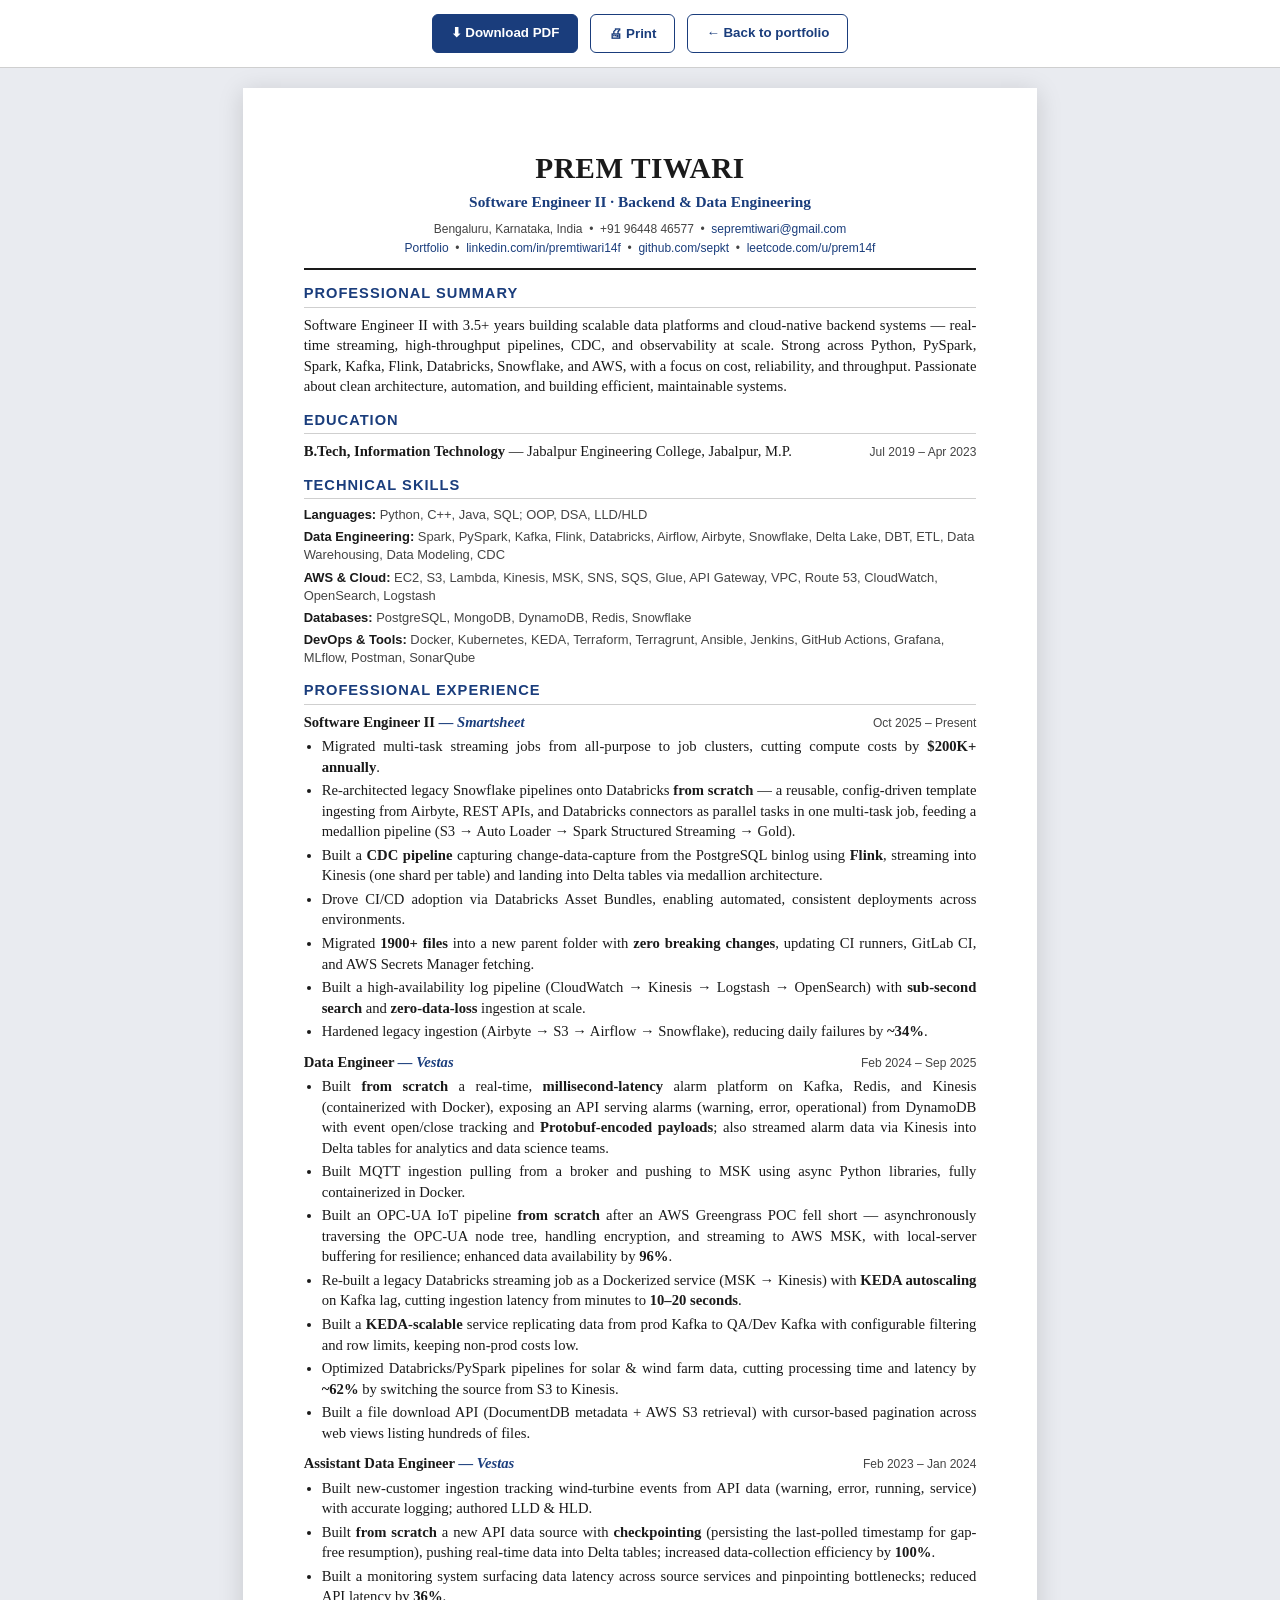
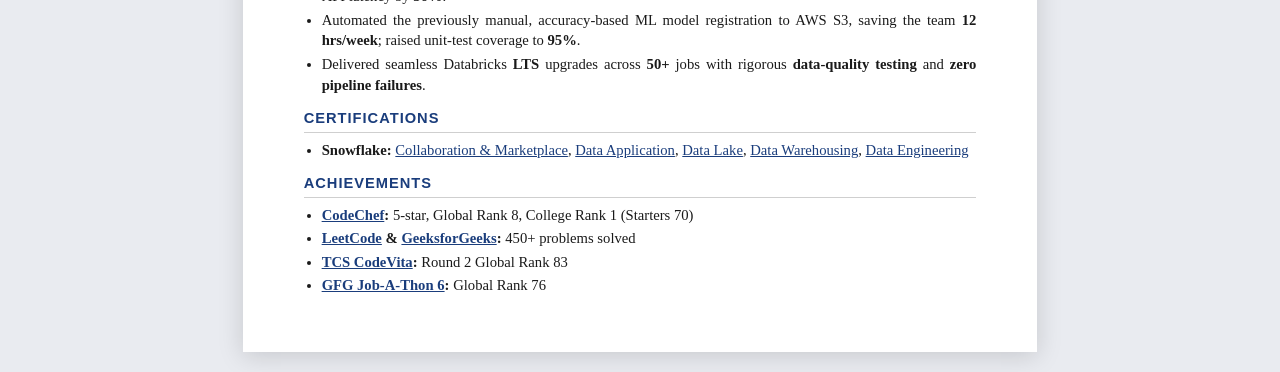
<file: resume.html>
<!DOCTYPE html>
<html lang="en">
<head>
  <meta charset="UTF-8" />
  <meta name="viewport" content="width=device-width, initial-scale=1.0" />
  <title>Prem Tiwari — Résumé</title>
  <meta name="description" content="Prem Tiwari — Software Engineer II. Backend & Data Engineering résumé." />
  <style>
    :root {
      --ink: #1a1a1a;
      --muted: #444;
      --rule: #cfcfcf;
      --accent: #1a3d7c;
    }
    * { box-sizing: border-box; margin: 0; padding: 0; }

    body {
      font-family: Georgia, "Times New Roman", serif;
      color: var(--ink);
      background: #e9ebf0;
      line-height: 1.4;
      font-size: 11pt;
    }

    /* Screen toolbar */
    .toolbar {
      position: sticky;
      top: 0;
      display: flex;
      justify-content: center;
      gap: 12px;
      padding: 14px;
      background: #ffffff;
      border-bottom: 1px solid var(--rule);
      z-index: 10;
    }
    .toolbar button, .toolbar a {
      font-family: Arial, sans-serif;
      font-size: 10pt;
      font-weight: 600;
      padding: 9px 18px;
      border-radius: 6px;
      border: 1px solid var(--accent);
      cursor: pointer;
      text-decoration: none;
    }
    .btn-print { background: var(--accent); color: #fff; }
    .btn-back { background: #fff; color: var(--accent); }

    /* The printable sheet */
    .sheet {
      background: #fff;
      width: 210mm;
      margin: 20px auto;
      padding: 16mm 16mm 14mm;
      box-shadow: 0 4px 24px rgba(0,0,0,0.15);
    }

    header.head { text-align: center; border-bottom: 2px solid var(--ink); padding-bottom: 10px; margin-bottom: 12px; }
    header.head h1 { font-size: 22pt; letter-spacing: 0.5px; color: var(--ink); }
    header.head .title { font-size: 11.5pt; color: var(--accent); font-weight: bold; margin-top: 2px; }
    header.head .contact { font-family: Arial, sans-serif; font-size: 9pt; color: var(--muted); margin-top: 7px; line-height: 1.6; }
    header.head .contact a { color: var(--accent); text-decoration: none; }

    section { margin-top: 13px; }
    h2 {
      font-family: Arial, sans-serif;
      font-size: 11pt;
      text-transform: uppercase;
      letter-spacing: 1px;
      color: var(--accent);
      border-bottom: 1px solid var(--rule);
      padding-bottom: 3px;
      margin-bottom: 7px;
    }

    p.summary { text-align: justify; }

    .skill-line { font-family: Arial, sans-serif; font-size: 9.7pt; color: var(--muted); margin-bottom: 4px; }
    .skill-line strong { color: var(--ink); }

    .role { margin-bottom: 10px; }
    .role-head { display: flex; justify-content: space-between; align-items: baseline; }
    .role-head .pos { font-weight: bold; font-size: 11pt; }
    .role-head .comp { font-style: italic; color: var(--accent); }
    .role-head .date { font-family: Arial, sans-serif; font-size: 9pt; color: var(--muted); white-space: nowrap; }
    ul { margin: 4px 0 0 18px; }
    ul li { margin-bottom: 3px; text-align: justify; }

    .edu-line { display: flex; justify-content: space-between; align-items: baseline; }
    .edu-line .date { font-family: Arial, sans-serif; font-size: 9pt; color: var(--muted); }

    .two { display: flex; gap: 26px; }
    .two > div { flex: 1; }
    .achv { margin: 0 0 0 18px; }
    .achv li { margin-bottom: 3px; }

    a { color: var(--accent); }

    /* ---------- PRINT ---------- */
    @page { size: A4; margin: 12mm; }
    @media print {
      body { background: #fff; font-size: 10.5pt; }
      .toolbar { display: none; }
      .sheet { width: auto; min-height: auto; margin: 0; padding: 0; box-shadow: none; }
      a { color: var(--ink); }
      header.head .contact a { color: var(--ink); }
      h2 { page-break-after: avoid; }
      .role-head { page-break-after: avoid; }
      li { page-break-inside: avoid; }
    }
  </style>
</head>
<body>
  <div class="toolbar">
    <a class="btn-print" href="Prem_Tiwari_Resume.pdf" download="Prem_Tiwari_Resume.pdf">⬇ Download PDF</a>
    <button class="btn-back" onclick="window.print()">🖨 Print</button>
    <a class="btn-back" href="index.html">← Back to portfolio</a>
  </div>

  <div class="sheet">
    <header class="head">
      <h1>PREM TIWARI</h1>
      <div class="title">Software Engineer II · Backend &amp; Data Engineering</div>
      <div class="contact">
        Bengaluru, Karnataka, India &nbsp;•&nbsp; +91 96448 46577 &nbsp;•&nbsp;
        <a href="mailto:sepremtiwari@gmail.com">sepremtiwari@gmail.com</a><br />
        <a href="https://sepkt.github.io/prem-tiwari/">Portfolio</a> &nbsp;•&nbsp;
        <a href="https://www.linkedin.com/in/premtiwari14f/">linkedin.com/in/premtiwari14f</a> &nbsp;•&nbsp;
        <a href="https://github.com/sepkt">github.com/sepkt</a> &nbsp;•&nbsp;
        <a href="https://leetcode.com/u/prem14f/">leetcode.com/u/prem14f</a>
      </div>
    </header>

    <section>
      <h2>Professional Summary</h2>
      <p class="summary">
        Software Engineer II with 3.5+ years building scalable data platforms and cloud-native backend systems —
        real-time streaming, high-throughput pipelines, CDC, and observability at scale. Strong across Python,
        PySpark, Spark, Kafka, Flink, Databricks, Snowflake, and AWS, with a focus on cost, reliability, and
        throughput. Passionate about clean architecture, automation, and building efficient, maintainable systems.
      </p>
    </section>

    <section>
      <h2>Education</h2>
      <div class="edu-line">
        <span><strong>B.Tech, Information Technology</strong> — Jabalpur Engineering College, Jabalpur, M.P.</span>
        <span class="date">Jul 2019 – Apr 2023</span>
      </div>
    </section>

    <section>
      <h2>Technical Skills</h2>
      <p class="skill-line"><strong>Languages:</strong> Python, C++, Java, SQL; OOP, DSA, LLD/HLD</p>
      <p class="skill-line"><strong>Data Engineering:</strong> Spark, PySpark, Kafka, Flink, Databricks, Airflow, Airbyte, Snowflake, Delta Lake, DBT, ETL, Data Warehousing, Data Modeling, CDC</p>
      <p class="skill-line"><strong>AWS &amp; Cloud:</strong> EC2, S3, Lambda, Kinesis, MSK, SNS, SQS, Glue, API Gateway, VPC, Route 53, CloudWatch, OpenSearch, Logstash</p>
      <p class="skill-line"><strong>Databases:</strong> PostgreSQL, MongoDB, DynamoDB, Redis, Snowflake</p>
      <p class="skill-line"><strong>DevOps &amp; Tools:</strong> Docker, Kubernetes, KEDA, Terraform, Terragrunt, Ansible, Jenkins, GitHub Actions, Grafana, MLflow, Postman, SonarQube</p>
    </section>

    <section>
      <h2>Professional Experience</h2>

      <div class="role">
        <div class="role-head">
          <span class="pos">Software Engineer II <span class="comp">— Smartsheet</span></span>
          <span class="date">Oct 2025 – Present</span>
        </div>
        <ul>
          <li>Migrated multi-task streaming jobs from all-purpose to job clusters, cutting compute costs by <strong>$200K+ annually</strong>.</li>
          <li>Re-architected legacy Snowflake pipelines onto Databricks <strong>from scratch</strong> — a reusable, config-driven template ingesting from Airbyte, REST APIs, and Databricks connectors as parallel tasks in one multi-task job, feeding a medallion pipeline (S3 → Auto Loader → Spark Structured Streaming → Gold).</li>
          <li>Built a <strong>CDC pipeline</strong> capturing change-data-capture from the PostgreSQL binlog using <strong>Flink</strong>, streaming into Kinesis (one shard per table) and landing into Delta tables via medallion architecture.</li>
          <li>Drove CI/CD adoption via Databricks Asset Bundles, enabling automated, consistent deployments across environments.</li>
          <li>Migrated <strong>1900+ files</strong> into a new parent folder with <strong>zero breaking changes</strong>, updating CI runners, GitLab CI, and AWS Secrets Manager fetching.</li>
          <li>Built a high-availability log pipeline (CloudWatch → Kinesis → Logstash → OpenSearch) with <strong>sub-second search</strong> and <strong>zero-data-loss</strong> ingestion at scale.</li>
          <li>Hardened legacy ingestion (Airbyte → S3 → Airflow → Snowflake), reducing daily failures by <strong>~34%</strong>.</li>
        </ul>
      </div>

      <div class="role">
        <div class="role-head">
          <span class="pos">Data Engineer <span class="comp">— Vestas</span></span>
          <span class="date">Feb 2024 – Sep 2025</span>
        </div>
        <ul>
          <li>Built <strong>from scratch</strong> a real-time, <strong>millisecond-latency</strong> alarm platform on Kafka, Redis, and Kinesis (containerized with Docker), exposing an API serving alarms (warning, error, operational) from DynamoDB with event open/close tracking and <strong>Protobuf-encoded payloads</strong>; also streamed alarm data via Kinesis into Delta tables for analytics and data science teams.</li>
          <li>Built MQTT ingestion pulling from a broker and pushing to MSK using async Python libraries, fully containerized in Docker.</li>
          <li>Built an OPC-UA IoT pipeline <strong>from scratch</strong> after an AWS Greengrass POC fell short — asynchronously traversing the OPC-UA node tree, handling encryption, and streaming to AWS MSK, with local-server buffering for resilience; enhanced data availability by <strong>96%</strong>.</li>
          <li>Re-built a legacy Databricks streaming job as a Dockerized service (MSK → Kinesis) with <strong>KEDA autoscaling</strong> on Kafka lag, cutting ingestion latency from minutes to <strong>10–20 seconds</strong>.</li>
          <li>Built a <strong>KEDA-scalable</strong> service replicating data from prod Kafka to QA/Dev Kafka with configurable filtering and row limits, keeping non-prod costs low.</li>
          <li>Optimized Databricks/PySpark pipelines for solar &amp; wind farm data, cutting processing time and latency by <strong>~62%</strong> by switching the source from S3 to Kinesis.</li>
          <li>Built a file download API (DocumentDB metadata + AWS S3 retrieval) with cursor-based pagination across web views listing hundreds of files.</li>
        </ul>
      </div>

      <div class="role">
        <div class="role-head">
          <span class="pos">Assistant Data Engineer <span class="comp">— Vestas</span></span>
          <span class="date">Feb 2023 – Jan 2024</span>
        </div>
        <ul>
          <li>Built new-customer ingestion tracking wind-turbine events from API data (warning, error, running, service) with accurate logging; authored LLD &amp; HLD.</li>
          <li>Built <strong>from scratch</strong> a new API data source with <strong>checkpointing</strong> (persisting the last-polled timestamp for gap-free resumption), pushing real-time data into Delta tables; increased data-collection efficiency by <strong>100%</strong>.</li>
          <li>Built a monitoring system surfacing data latency across source services and pinpointing bottlenecks; reduced API latency by <strong>36%</strong>.</li>
          <li>Automated the previously manual, accuracy-based ML model registration to AWS S3, saving the team <strong>12 hrs/week</strong>; raised unit-test coverage to <strong>95%</strong>.</li>
          <li>Delivered seamless Databricks <strong>LTS</strong> upgrades across <strong>50+</strong> jobs with rigorous <strong>data-quality testing</strong> and <strong>zero pipeline failures</strong>.</li>
        </ul>
      </div>
    </section>

    <section>
      <h2>Certifications</h2>
      <ul class="achv">
        <li><strong>Snowflake:</strong>
          <a href="https://achieve.snowflake.com/23ab3a8b-5385-4381-ab8c-739de471c51a#acc.8QrqWa4d">Collaboration &amp; Marketplace</a>,
          <a href="https://achieve.snowflake.com/2c4ed677-e18a-403d-9496-b221733350d4#acc.kE2SePz9">Data Application</a>,
          <a href="https://achieve.snowflake.com/67aa6a4b-f3d9-4886-a0e3-14d053d1676d#acc.KMYrqgw4">Data Lake</a>,
          <a href="https://achieve.snowflake.com/810f2bc5-b9cb-42fa-8d0e-07bd6bc1b5c5#acc.BLj75CGm">Data Warehousing</a>,
          <a href="https://achieve.snowflake.com/c47f8edf-21a6-48f8-be7a-835d4eb55972#acc.sAkRndZB">Data Engineering</a>
        </li>
      </ul>
    </section>

    <section>
      <h2>Achievements</h2>
      <ul class="achv">
        <li><strong><a href="https://www.codechef.com/users/premtiwari14f">CodeChef</a>:</strong> 5-star, Global Rank 8, College Rank 1 (Starters 70)</li>
        <li><strong><a href="https://leetcode.com/u/prem14f/">LeetCode</a> &amp; <a href="https://www.geeksforgeeks.org/user/premlkt123/">GeeksforGeeks</a>:</strong> 450+ problems solved</li>
        <li><strong><a href="https://drive.google.com/file/d/1IbciAmqz7Y8NESAfF_hLhXyEHzW9FNl_/view?usp=sharing">TCS CodeVita</a>:</strong> Round 2 Global Rank 83</li>
        <li><strong><a href="https://drive.google.com/file/d/14MqRZaM0MDjgBrjLulz52H-pFFLaEYYh/view?usp=sharing">GFG Job-A-Thon 6</a>:</strong> Global Rank 76</li>
      </ul>
    </section>
  </div>
</body>
</html>
</file>
